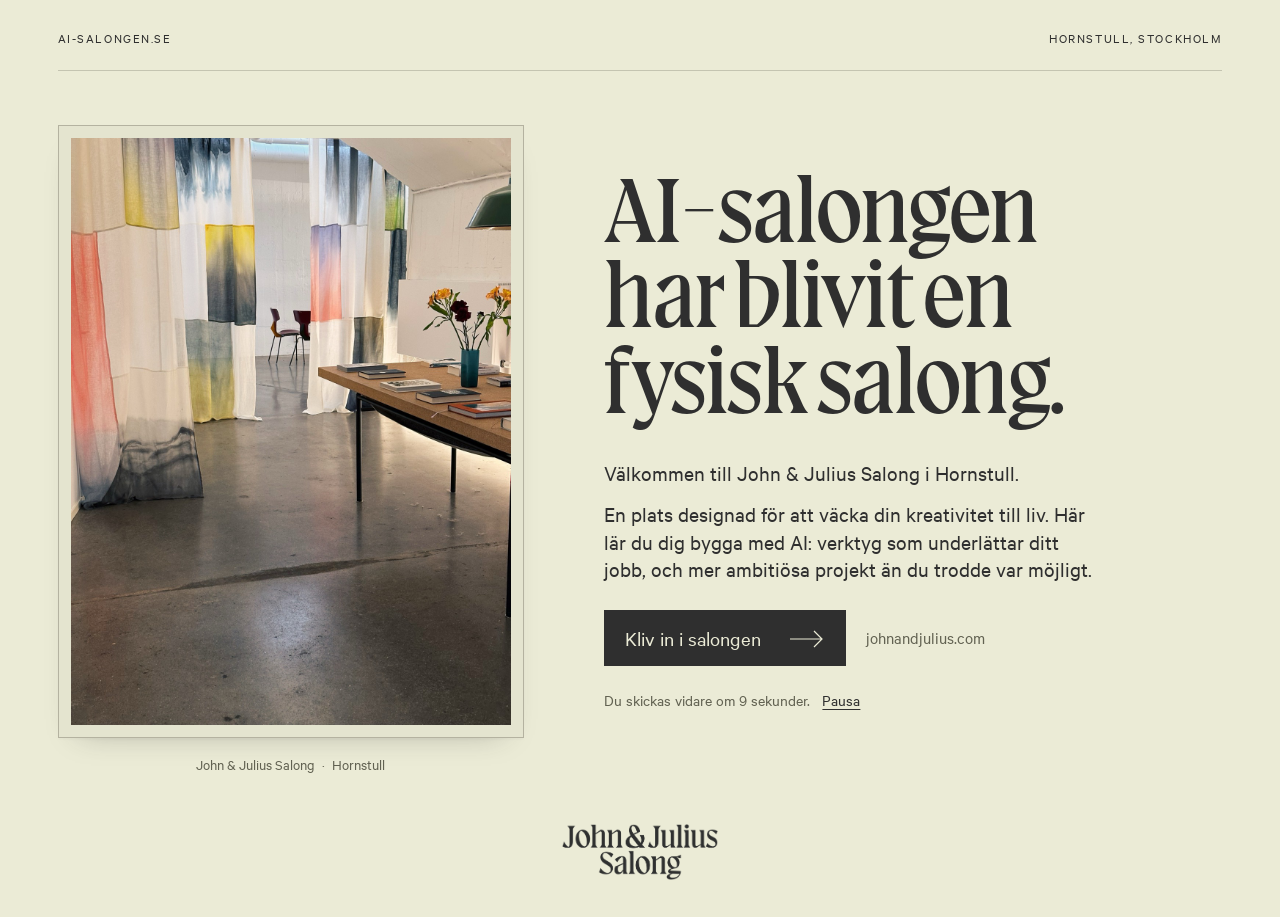
<file: index.html>
<!DOCTYPE html>
<html lang="sv">
<head>
  <meta charset="UTF-8">
  <meta name="viewport" content="width=device-width, initial-scale=1.0">
  <meta name="theme-color" content="#EBEBD6">
  <title>AI-salongen har blivit John &amp; Julius Salong</title>
  <meta name="description" content="AI-salongen har blivit en fysisk salong. Välkommen till John &amp; Julius Salong i Hornstull, en plats designad för att väcka din kreativitet till liv.">
  <meta property="og:type" content="website">
  <meta property="og:locale" content="sv_SE">
  <meta property="og:title" content="AI-salongen har blivit en fysisk salong.">
  <meta property="og:description" content="Välkommen till John &amp; Julius Salong i Hornstull. En plats designad för att väcka din kreativitet till liv.">
  <meta property="og:url" content="https://ai-salongen.se/">
  <meta property="og:image" content="https://ai-salongen.se/assets/salongen.jpg">
  <meta property="og:image:alt" content="Salongens färgade textilier och ett bord med böcker och blommor.">
  <link rel="canonical" href="https://ai-salongen.se/">
  <link rel="preload" href="/assets/fonts/Kerub-Beta02Regular.woff2" as="font" type="font/woff2" crossorigin>
  <link rel="preload" href="/assets/fonts/calibre-regular.woff2" as="font" type="font/woff2" crossorigin>
  <link rel="stylesheet" href="/transition.css">
  <script src="/transition.js" defer></script>
</head>
<body>
  <div class="page">
    <header class="masthead">
      <span>AI-salongen.se</span>
      <span>Hornstull, Stockholm</span>
    </header>

    <main>
      <div class="invitation">
        <h1><span>AI-salongen</span> <span>har blivit en</span> <span>fysisk salong.</span></h1>

        <div class="introduction">
          <p class="welcome">Välkommen till John &amp; Julius Salong i Hornstull.</p>
          <p>En plats designad för att väcka din kreativitet till liv. Här lär du dig bygga med AI: verktyg som underlättar ditt jobb, och mer ambitiösa projekt än du trodde var möjligt.</p>
        </div>

        <div class="next-step">
          <a class="enter-link" id="destination" href="https://johnandjulius.com/">
            <span>Kliv in i salongen</span>
            <svg viewBox="0 0 36 20" width="36" height="20" aria-hidden="true"><path d="M1 10h32M25 2l8 8-8 8"/></svg>
          </a>
          <span class="destination-name">johnandjulius.com</span>
        </div>

        <div class="redirect" id="redirect" hidden>
          <p class="redirect-message" id="redirect-message">Du skickas vidare om <span id="seconds" role="timer" aria-live="off">10</span> sekunder.</p>
          <button class="pause-button" id="pause" type="button" aria-label="Pausa den automatiska hänvisningen">Pausa</button>
        </div>
        <p class="sr-only" id="redirect-status" role="status"></p>
      </div>

      <figure class="salon">
        <div class="photograph">
          <img src="/assets/salongen.jpg" alt="Ljuset faller genom salongens färgade textilier, intill ett bord med böcker och blommor." width="1200" height="1600" fetchpriority="high">
        </div>
        <figcaption>John &amp; Julius Salong <span aria-hidden="true">·</span> Hornstull</figcaption>
      </figure>
    </main>

    <footer>
      <a href="https://johnandjulius.com/" aria-label="Besök John &amp; Julius Salong">
        <img src="/assets/john-julius-wordmark.png" alt="John &amp; Julius Salong" width="1566" height="566">
      </a>
    </footer>
  </div>
</body>
</html>
</file>
<file: transition.css>
@font-face {
  font-family: Kerub;
  src: url('/assets/fonts/Kerub-Beta02Regular.woff2') format('woff2');
  font-weight: 400;
  font-style: normal;
  font-display: swap;
}

@font-face {
  font-family: Calibre;
  src: url('/assets/fonts/calibre-regular.woff2') format('woff2');
  font-weight: 400;
  font-style: normal;
  font-display: swap;
}

:root {
  color-scheme: light;
  --paper: #ebebd6;
  --ink: #2f2f2f;
  --muted: #626252;
  --rule: #c4c4b1;
}

* { box-sizing: border-box; }

body {
  margin: 0;
  background: var(--paper);
  color: var(--ink);
  font-family: Calibre, 'Helvetica Neue', Arial, sans-serif;
  -webkit-font-smoothing: antialiased;
}

::selection { background: #fcc978; color: var(--ink); }

a { color: inherit; }
button { font: inherit; }
[hidden] { display: none !important; }

a:focus-visible, button:focus-visible {
  outline: 2px solid var(--ink);
  outline-offset: 6px;
}

.page {
  max-width: 1400px;
  min-height: 100svh;
  margin: 0 auto;
  padding: 0 clamp(24px, 4.5vw, 72px);
  display: flex;
  flex-direction: column;
}

.masthead {
  display: flex;
  justify-content: space-between;
  gap: 24px;
  padding: 31px 0 23px;
  border-bottom: 1px solid var(--rule);
  font-size: 13px;
  line-height: 1.2;
  letter-spacing: 0.12em;
  text-transform: uppercase;
}

main {
  display: grid;
  grid-template-columns: minmax(0, 0.86fr) minmax(0, 1.14fr);
  column-gap: clamp(48px, 6.3vw, 96px);
  align-items: center;
  flex: 1;
  padding: 54px 0 44px;
}

.invitation { grid-column: 2; grid-row: 1; }

h1 {
  margin: 0 0 29px;
  font-family: Kerub, 'Iowan Old Style', 'Palatino Linotype', serif;
  font-size: clamp(65px, 6.8vw, 98px);
  font-weight: 400;
  line-height: 0.98;
  letter-spacing: -0.02em;
}

h1 span { display: block; }

.introduction {
  max-width: 490px;
  font-size: 22px;
  line-height: 1.25;
}

.introduction p { margin: 0; }
.introduction .welcome { margin-bottom: 14px; }

.next-step {
  display: flex;
  align-items: center;
  flex-wrap: wrap;
  gap: 14px 20px;
  margin-top: 27px;
}

.enter-link {
  display: inline-flex;
  justify-content: space-between;
  align-items: center;
  gap: 28px;
  min-height: 56px;
  padding: 15px 21px 13px;
  background: var(--ink);
  color: var(--paper);
  font-size: 21px;
  line-height: 1;
  text-decoration: none;
  transition: background-color 240ms ease;
}

.enter-link svg {
  fill: none;
  stroke: currentColor;
  stroke-width: 1.2;
  transition: transform 500ms ease;
}

.enter-link:hover { background: #48483e; }
.enter-link:hover svg { transform: translateX(3px); }

.destination-name {
  color: var(--muted);
  font-size: 17px;
}

.redirect {
  display: flex;
  flex-wrap: wrap;
  align-items: center;
  gap: 0 10px;
  margin-top: 13px;
  min-height: 44px;
  color: var(--muted);
  font-size: 16px;
  line-height: 1.2;
}

.redirect-message { margin: 0; }
#seconds { font-variant-numeric: tabular-nums; }

.pause-button {
  min-height: 44px;
  padding: 8px 2px;
  border: 0;
  border-radius: 0;
  background: transparent;
  color: var(--ink);
  text-decoration: underline;
  text-decoration-thickness: 1px;
  text-underline-offset: 3px;
  cursor: pointer;
}

.salon {
  grid-column: 1;
  grid-row: 1;
  width: 100%;
  margin: 0;
}

.photograph {
  position: relative;
  padding: 12px;
  border: 1px solid #b4b2a0;
  background: #e4e4cf;
  box-shadow: 0 2px 2px #2f2f2f06, 0 14px 30px -22px #2f2f2f66;
}

.photograph img {
  display: block;
  width: 100%;
  height: auto;
}

figcaption {
  padding-top: 17px;
  color: var(--muted);
  font-size: 15px;
  line-height: 1.2;
  text-align: center;
}

figcaption span { padding: 0 4px; }

footer {
  display: flex;
  justify-content: center;
  padding: 0 0 30px;
}

footer a { display: block; padding: 7px 12px; }
footer img { display: block; width: 156px; height: auto; }

.sr-only {
  position: absolute;
  width: 1px;
  height: 1px;
  padding: 0;
  overflow: hidden;
  clip: rect(0, 0, 0, 0);
  white-space: nowrap;
  border: 0;
}

/* The photograph settles into its frame once, like an invitation being placed. */
@media (prefers-reduced-motion: no-preference) {
  html[data-ready] .photograph { animation: settle 1400ms cubic-bezier(0.2, 0.7, 0.2, 1) both; }
  @keyframes settle {
    from { opacity: 0.7; transform: translateY(6px); }
    to { opacity: 1; transform: translateY(0); }
  }
}

@media (min-width: 1600px) {
  main { padding-top: 72px; padding-bottom: 64px; }
}

@media (max-width: 1000px) and (min-width: 761px) {
  main { column-gap: 40px; }
  h1 { font-size: 66px; }
  .introduction { font-size: 21px; }
  .next-step { gap: 12px; }
  .destination-name { flex-basis: 100%; }
  .photograph { padding: 8px; }
}

@media (max-width: 760px) {
  .page { max-width: 590px; }
  .masthead { padding-top: 25px; padding-bottom: 19px; font-size: 11px; letter-spacing: 0.09em; gap: 12px; }
  main { display: flex; flex-direction: column; align-items: stretch; gap: 38px; padding: 34px 0 34px; }
  h1 { margin-bottom: 24px; font-size: clamp(56px, 13.8vw, 78px); }
  .introduction { font-size: 21px; max-width: 440px; }
  .introduction .welcome { margin-bottom: 12px; }
  .next-step { margin-top: 24px; gap: 14px 18px; }
  .enter-link { min-height: 54px; }
  .destination-name { font-size: 16px; }
  .redirect { margin-top: 9px; }
  .photograph { padding: 9px; }
  .photograph img { aspect-ratio: 1; object-fit: cover; object-position: center 31%; }
  figcaption { padding-top: 13px; }
  footer { padding-bottom: 25px; }
  footer img { width: 142px; }
}

@media (max-width: 380px) {
  .page { padding-inline: 20px; }
  .masthead { font-size: 10px; }
  h1 { font-size: clamp(50px, 14.1vw, 54px); }
  .introduction { font-size: 20px; }
  .enter-link { width: 100%; }
  .destination-name { width: 100%; }
}

@media (prefers-reduced-motion: reduce) {
  *, *::before, *::after { animation: none !important; transition: none !important; }
}
</file>
